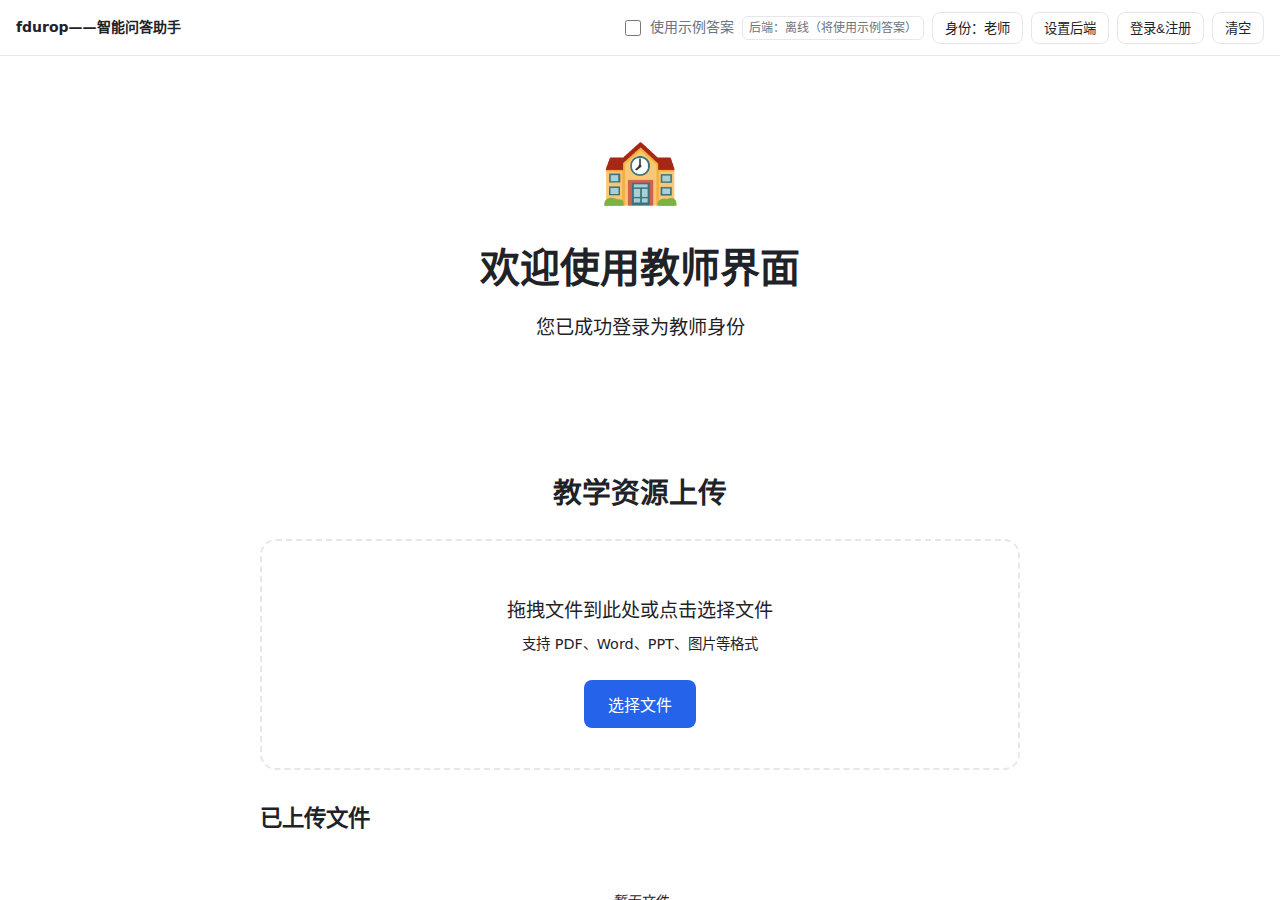
<file: cursor projecct/frontend/teacher.html>
<!doctype html>
<html lang="zh-CN">
<head>
  <meta charset="utf-8">
  <meta name="viewport" content="width=device-width, initial-scale=1">
  <title>教师界面 - fdurop智能问答助手</title>
  <link rel="stylesheet" href="./styles.css">
  <meta name="color-scheme" content="light dark">
</head>
<body>
  <div class="app">
    <!-- Header will be loaded here -->
    <div id="headerContainer"></div>
    
    <main class="app-main">
      <div class="teacher-welcome">
        <div class="welcome-icon">🏫</div>
        <h1 class="welcome-title">欢迎使用教师界面</h1>
        <p class="welcome-subtitle">您已成功登录为教师身份</p>
        
      </div>
      
      
      
      <!-- 文件上传区域 -->
      <div class="file-upload-section" id="uploadSection" hidden>
        <h2 class="upload-title">教学资源上传</h2>
        <div class="upload-area" id="uploadArea">
          <div class="upload-icon"></div>
          <p class="upload-text">拖拽文件到此处或点击选择文件</p>
          <p class="upload-hint">支持 PDF、Word、PPT、图片等格式</p>
          <input type="file" id="fileInput" multiple accept=".pdf,.doc,.docx,.ppt,.pptx,.jpg,.jpeg,.png,.gif,.txt" hidden>
          <button class="upload-btn" onclick="document.getElementById('fileInput').click()">选择文件</button>
        </div>
        
        <!-- 文件列表 -->
        <div class="file-list" id="fileList">
          <h3 class="file-list-title">已上传文件</h3>
          <div class="file-items" id="fileItems">
            <div class="no-files">暂无文件</div>
          </div>
        </div>
        
        <!-- 上传进度 -->
        <div class="upload-progress" id="uploadProgress" hidden>
          <div class="progress-bar">
            <div class="progress-fill" id="progressFill"></div>
          </div>
          <div class="progress-text" id="progressText">上传中... 0%</div>
        </div>
        
        <!-- 状态消息 -->
        <div class="status-message" id="statusMessage" hidden></div>
      </div>
    </main>
  </div>

  <!-- 先加载header组件 -->
  <script src="./components/header-loader.js"></script>
  <script>
    // 等待header加载完成后再初始化教师界面
    async function initializeTeacherApp() {
      try {
        // 加载header
        await window.headerLoader.load();
        
        // 等待header完全加载
        await window.headerLoader.waitForLoad();
        
        // 设置教师角色
        window.headerLoader.setRoleText('teacher');
        
        // 初始化教师界面逻辑
        initializeTeacherInterface();
        
      } catch (error) {
        console.error('初始化教师界面失败:', error);
        // 即使失败也要初始化界面
        initializeTeacherInterface();
      }
    }
    
    // 初始化教师界面
    function initializeTeacherInterface() {
      // 确保当前角色是教师
      if (localStorage.getItem('qa_user_role') !== 'teacher') {
        localStorage.setItem('qa_user_role', 'teacher');
      }
      
      // 初始化header按钮功能
      initializeHeaderButtons();
      
      // 初始化其他功能...
      initializeFileUpload();
    }
    
    // 初始化header按钮功能
    function initializeHeaderButtons() {
      // 获取header中的按钮元素
      const mockToggle = window.headerLoader.getElement('mockToggle');
      const roleBtn = window.headerLoader.getElement('roleBtn');
      const configBtn = window.headerLoader.getElement('configBtn');
      const loginBtn = window.headerLoader.getElement('loginBtn');
      const clearBtn = window.headerLoader.getElement('clearBtn');
      const backendStatus = window.headerLoader.getElement('backendStatus');
      
      // 设置后端状态
      if (backendStatus) {
        backendStatus.textContent = '后端：检查中…';
      }
      
      // Mock切换功能
      if (mockToggle) {
        // 恢复mock状态
        try {
          const mock = localStorage.getItem('qa_mock_mode');
          mockToggle.checked = mock === '1';
        } catch (e) {}
        
        mockToggle.addEventListener('change', () => {
          localStorage.setItem('qa_mock_mode', mockToggle.checked ? '1' : '0');
        });
      }
      
      // 角色切换功能
      if (roleBtn) {
        roleBtn.addEventListener('click', () => {
          const currentRole = localStorage.getItem('qa_user_role');
          const nextRole = currentRole === 'student' ? 'teacher' : 'student';
          localStorage.setItem('qa_user_role', nextRole);
          
          // 根据新角色跳转页面
          if (nextRole === 'student') {
            window.location.href = './index.html';
          } else {
            window.location.href = './teacher.html';
          }
        });
      }
      
      // 设置后端功能
      if (configBtn) {
        configBtn.addEventListener('click', async () => {
          try {
            const current = localStorage.getItem('qa_api_endpoint') || 'http://127.0.0.1:8000/api/ask';
            const next = prompt('请输入后端 /api/ask 地址：', current);
            if (!next) return;
            localStorage.setItem('qa_api_endpoint', next);
            alert('已保存。');
          } catch (e) {}
        });
      }
      
      // 登录功能
      if (loginBtn) {
        loginBtn.addEventListener('click', () => {
          // 在教师界面，直接显示登录成功
          alert('教师身份已自动登录');
        });
      }
      
      // 清空对话功能
      if (clearBtn) {
        clearBtn.addEventListener('click', () => {
          if (confirm('确定要清空当前对话吗？')) {
            // 在教师界面，这个功能可能不需要，但保持一致性
            alert('教师界面无需清空对话');
          }
        });
      }
      
      // 删除了返回学生界面按钮的代码
    }
    
    // 初始化文件上传功能
    function initializeFileUpload() {
      // 上传区域元素
      const uploadSection = document.getElementById('uploadSection');
      // 文件上传相关元素
      const uploadArea = document.getElementById('uploadArea');
      const fileInput = document.getElementById('fileInput');
      const fileItems = document.getElementById('fileItems');
      const uploadProgress = document.getElementById('uploadProgress');
      const progressFill = document.getElementById('progressFill');
      const progressText = document.getElementById('progressText');
      const statusMessage = document.getElementById('statusMessage');
      
      // 后端API地址
      const API_BASE = 'http://127.0.0.1:8000';
      
      // 检查后端连接，仅更新头部状态展示，使之与 student 一致
      async function checkBackendConnection() {
        try {
          const response = await fetch(`${API_BASE}/health`, {
            method: 'GET',
            mode: 'cors'
          });
          
          if (response.ok) {
            // 更新header中的后端状态
            const headerBackendStatus = window.headerLoader.getElement('backendStatus');
            if (headerBackendStatus) {
              headerBackendStatus.textContent = '后端：在线';
              headerBackendStatus.title = API_BASE;
            }
            uploadSection.hidden = false;
            loadFileList();
          } else {
            throw new Error(`HTTP ${response.status}`);
          }
          
        } catch (error) {
          console.error('后端连接失败:', error);
          // 更新header中的后端状态
          const headerBackendStatus = window.headerLoader.getElement('backendStatus');
          if (headerBackendStatus) {
            headerBackendStatus.textContent = '后端：离线（将使用示例答案）';
            headerBackendStatus.title = '请启动后端或设置可用的 /api/ask 地址';
          }
          // 仍允许显示上传区域，由用户自行尝试
          uploadSection.hidden = false;
        }
      }
      // 页面加载时检查一次
      checkBackendConnection();
      
      // 拖拽上传
      uploadArea.addEventListener('dragover', (e) => {
        e.preventDefault();
        uploadArea.classList.add('drag-over');
      });
      
      uploadArea.addEventListener('dragleave', () => {
        uploadArea.classList.remove('drag-over');
      });
      
      uploadArea.addEventListener('drop', (e) => {
        e.preventDefault();
        uploadArea.classList.remove('drag-over');
        const files = e.dataTransfer.files;
        handleFiles(files);
      });
      
      // 点击选择文件
      fileInput.addEventListener('change', (e) => {
        const files = e.target.files;
        handleFiles(files);
      });
      
      // 处理文件
      function handleFiles(files) {
        Array.from(files).forEach(file => {
          uploadFile(file);
        });
      }
      
      // 上传文件到后端
      async function uploadFile(file) {
        try {
          // 显示上传进度
          uploadProgress.hidden = false;
          progressFill.style.width = '0%';
          progressText.textContent = '准备上传...';
          
          // 创建FormData
          const formData = new FormData();
          formData.append('file', file);
          
          // 添加认证信息
          const token = localStorage.getItem('qa_auth_token');
          const role = localStorage.getItem('qa_user_role');
          
          // 发送上传请求
          const response = await fetch(`${API_BASE}/api/upload`, {
            method: 'POST',
            mode: 'cors',
            headers: {
              'Authorization': token ? `Bearer ${token}` : '',
              'X-User-Role': role || 'teacher'
            },
            body: formData
          });
          
          if (!response.ok) {
            const errorText = await response.text();
            throw new Error(`HTTP ${response.status}: ${errorText}`);
          }
          
          const result = await response.json();
          
          if (result.success) {
            // 上传成功
            progressFill.style.width = '100%';
            progressText.textContent = '上传完成！';
            
            // 显示成功消息
            showStatus('文件上传成功！', 'success');
            
            // 重新加载文件列表
            setTimeout(() => {
              loadFileList();
              uploadProgress.hidden = true;
            }, 1000);
            
          } else {
            throw new Error(result.error || '上传失败');
          }
          
        } catch (error) {
          console.error('上传失败:', error);
          progressText.textContent = '上传失败';
          showStatus(`上传失败: ${error.message}`, 'error');
          
          setTimeout(() => {
            uploadProgress.hidden = true;
          }, 2000);
        }
      }
      
      // 加载文件列表
      async function loadFileList() {
        try {
          const token = localStorage.getItem('qa_auth_token');
          const role = localStorage.getItem('qa_user_role');
          
          const response = await fetch(`${API_BASE}/api/files`, {
            method: 'GET',
            mode: 'cors',
            headers: {
              'Authorization': token ? `Bearer ${token}` : '',
              'X-User-Role': role || 'teacher'
            }
          });
          
          if (!response.ok) {
            throw new Error(`HTTP ${response.status}`);
          }
          
          const result = await response.json();
          
          if (result.success) {
            renderFileList(result.files);
          } else {
            throw new Error(result.error || '获取文件列表失败');
          }
          
        } catch (error) {
          console.error('获取文件列表失败:', error);
          showStatus(`获取文件列表失败: ${error.message}`, 'error');
        }
      }
      
      // 渲染文件列表
      function renderFileList(files) {
        fileItems.innerHTML = '';
        
        if (files.length === 0) {
          const noFiles = document.createElement('div');
          noFiles.className = 'no-files';
          noFiles.textContent = '暂无文件';
          fileItems.appendChild(noFiles);
        }
        
        files.forEach(file => {
          const fileItem = document.createElement('div');
          fileItem.className = 'file-item';
          fileItem.innerHTML = `
            <div class="file-info">
              <span class="file-icon">${getFileIcon(file.filename)}</span>
              <div class="file-details">
                <div class="file-name">${file.filename}</div>
                <div class="file-size">${formatFileSize(file.size)}</div>
              </div>
            </div>
            <div class="file-actions">
              <button class="file-action-btn" onclick="deleteFile('${file.filename}')" title="删除文件">🗑️</button>
            </div>
          `;
          fileItems.appendChild(fileItem);
        });
      }
      
      // 删除文件
      window.deleteFile = async function(filename) {
        if (!confirm(`确定要删除文件 "${filename}" 吗？`)) {
          return;
        }
        
        try {
          const token = localStorage.getItem('qa_auth_token');
          const role = localStorage.getItem('qa_user_role');
          
          const response = await fetch(`${API_BASE}/api/files/${encodeURIComponent(filename)}`, {
            method: 'DELETE',
            mode: 'cors',
            headers: {
              'Authorization': token ? `Bearer ${token}` : '',
              'X-User-Role': role || 'teacher'
            }
          });
          
          if (!response.ok) {
            throw new Error(`HTTP ${response.status}`);
          }
          
          const result = await response.json();
          
          if (result.success) {
            showStatus('文件删除成功！', 'success');
            loadFileList(); // 重新加载文件列表
          } else {
            throw new Error(result.error || '删除失败');
          }
          
        } catch (error) {
          console.error('删除文件失败:', error);
          showStatus(`删除文件失败: ${error.message}`, 'error');
        }
      }
      
      // 获取文件图标
      function getFileIcon(filename) {
        const ext = filename.split('.').pop().toLowerCase();
        const iconMap = {
          'pdf': '',
          'doc': '📝',
          'docx': '',
          'ppt': '📊',
          'pptx': '',
          'jpg': '️',
          'jpeg': '🖼️',
          'png': '🖼️',
          'gif': '🖼️',
          'txt': '📄'
        };
        return iconMap[ext] || '📁';
      }
      
      // 格式化文件大小
      function formatFileSize(bytes) {
        if (bytes === 0) return '0 B';
        const k = 1024;
        const sizes = ['B', 'KB', 'MB', 'GB'];
        const i = Math.floor(Math.log(bytes) / Math.log(k));
        return parseFloat((bytes / Math.pow(k, i)).toFixed(2)) + ' ' + sizes[i];
      }
      
      // 显示状态消息
      function showStatus(message, type = 'info') {
        statusMessage.textContent = message;
        statusMessage.className = `status-message ${type}`;
        statusMessage.hidden = false;
        
        setTimeout(() => {
          statusMessage.hidden = true;
        }, 3000);
      }
    }
    
    // 页面加载完成后初始化
    window.addEventListener('load', initializeTeacherApp);
  </script>
</body>
</html>
</file>
<file: cursor projecct/frontend/styles.css>
:root {
  --bg: #ffffff;
  --fg: #1f2328;
  --muted: #6b7280;
  --border: #e5e7eb;
  --primary: #2563eb;
  --primary-fg: #ffffff;
  --msg-user: #e0f2fe;
  --msg-assistant: #f3f4f6;
}

@media (prefers-color-scheme: dark) {
  :root {
    --bg: #0b0f14;
    --fg: #e5e7eb;
    --muted: #9ca3af;
    --border: #1f2937;
    --primary: #3b82f6;
    --primary-fg: #0b0f14;
    --msg-user: #0b2a4a;
    --msg-assistant: #0f172a;
  }
}

* { box-sizing: border-box; }
html, body { height: 100%; }
body {
  margin: 0;
  background: var(--bg);
  color: var(--fg);
  font: 14px/1.5 system-ui, -apple-system, Segoe UI, Roboto, Helvetica, Arial, "Microsoft YaHei", "Noto Sans CJK", "PingFang SC", "Hiragino Sans GB", sans-serif;
}

.app {
  height: 100vh;
  display: flex;
  flex-direction: column;
}

.app-header {
  height: 56px;
  display: flex;
  align-items: center;
  justify-content: space-between;
  padding: 0 16px;
  border-bottom: 1px solid var(--border);
}

.title { font-weight: 600; }

.actions { display: flex; align-items: center; gap: 8px; }
.toggle { display: inline-flex; align-items: center; gap: 6px; color: var(--muted); cursor: pointer; }
.toggle input { width: 16px; height: 16px; }
.status-badge { font-size: 12px; color: var(--muted); border: 1px solid var(--border); padding: 2px 6px; border-radius: 6px; }

.secondary-btn, .primary-btn {
  height: 32px;
  padding: 0 12px;
  border-radius: 8px;
  border: 1px solid var(--border);
  background: transparent;
  color: var(--fg);
  cursor: pointer;
}
.primary-btn {
  background: var(--primary);
  color: var(--primary-fg);
  border-color: var(--primary);
}
.secondary-btn:disabled, .primary-btn:disabled { opacity: 0.6; cursor: not-allowed; }

.app-main { flex: 1; overflow: auto; padding: 16px; }
.messages { max-width: 900px; margin: 0 auto; display: flex; flex-direction: column; gap: 10px; }

.message { display: flex; gap: 10px; }
.message .avatar {
  width: 28px; height: 28px; border-radius: 50%; flex: 0 0 28px;
  display: flex; align-items: center; justify-content: center;
  font-size: 14px; background: var(--border); color: var(--muted);
}
.message .bubble {
  max-width: 80%;
  padding: 10px 12px;
  border: 1px solid var(--border);
  border-radius: 12px;
  white-space: pre-wrap;
  word-break: break-word;
}
.message.user { justify-content: flex-end; }
.message.user .bubble { background: var(--msg-user); }
.message.user .avatar { order: 2; }
.message.assistant .bubble { background: var(--msg-assistant); }

.composer {
  display: flex;
  gap: 8px;
  padding: 12px;
  border-top: 1px solid var(--border);
}
.composer textarea {
  flex: 1;
  min-height: 40px;
  max-height: 160px;
  padding: 10px 12px;
  border-radius: 10px;
  border: 1px solid var(--border);
  resize: none;
  background: transparent;
  color: var(--fg);
}

.hint { color: var(--muted); font-size: 12px; text-align: center; margin-top: 8px; }

/* Modal */
.modal-overlay {
  position: fixed; inset: 0; background: rgba(0,0,0,0.4);
  display: flex; align-items: center; justify-content: center;
  padding: 20px;
}
.modal-overlay[hidden] { display: none !important; }
/* 通用隐藏（防止某些层叠覆盖 hidden 行为） */
[hidden] { display: none !important; }
.modal {
  width: 100%; max-width: 420px; background: var(--bg); color: var(--fg);
  border: 1px solid var(--border); border-radius: 12px; box-shadow: 0 8px 30px rgba(0,0,0,0.2);
}
.modal-header { display: flex; align-items: center; justify-content: space-between; padding: 12px 16px; border-bottom: 1px solid var(--border); }
.modal-title { font-weight: 600; }
.modal-body { padding: 16px; display: flex; flex-direction: column; gap: 12px; }
.modal-footer { display: flex; gap: 8px; justify-content: flex-end; margin-top: 8px; }
.form-group { display: flex; flex-direction: column; gap: 6px; }
.form-group input {
  height: 36px; padding: 0 10px; border: 1px solid var(--border); border-radius: 8px;
  background: transparent; color: var(--fg);
}
.form-group select {
  height: 36px; padding: 0 10px; border: 1px solid var(--border); border-radius: 8px;
  background: transparent; color: var(--fg);
}
.form-error { color: #dc2626; font-size: 12px; }

/* 教师界面样式 */
.teacher-welcome {
  display: flex;
  flex-direction: column;
  align-items: center;
  justify-content: center;
  min-height: 40vh;
  text-align: center;
  padding: 40px 20px;
}

.welcome-icon {
  font-size: 4rem;
  margin-bottom: 20px;
  animation: bounce 2s infinite;
}

.welcome-title {
  font-size: 2.5rem;
  font-weight: 700;
  margin: 0 0 16px 0;
  color: var(--fg);
}

.welcome-subtitle {
  font-size: 1.2rem;
  color: var(--fg-secondary);
  margin: 0 0 40px 0;
}

.welcome-features {
  display: flex;
  flex-direction: column;
  gap: 20px;
  max-width: 400px;
}

.feature-item {
  display: flex;
  align-items: center;
  gap: 12px;
  padding: 16px 20px;
  background: var(--bg-secondary);
  border: 1px solid var(--border);
  border-radius: 12px;
  transition: all 0.2s ease;
}

.feature-item:hover {
  transform: translateY(-2px);
  box-shadow: 0 4px 12px rgba(0, 0, 0, 0.1);
}

.feature-icon {
  font-size: 1.5rem;
}

.feature-text {
  font-size: 1rem;
  font-weight: 500;
  color: var(--fg);
}

/* 后端状态提示样式 */
.backend-status {
  margin: 40px 20px;
  padding: 24px;
  background: var(--bg-secondary);
  border: 1px solid var(--border);
  border-radius: 16px;
  display: flex;
  align-items: flex-start;
  gap: 16px;
  max-width: 800px;
  margin-left: auto;
  margin-right: auto;
}

.status-icon {
  font-size: 2rem;
  flex-shrink: 0;
}

.status-content {
  flex: 1;
}

.status-content h3 {
  margin: 0 0 12px 0;
  font-size: 1.3rem;
  color: var(--fg);
}

.status-content p {
  margin: 0 0 16px 0;
  color: var(--fg-secondary);
  line-height: 1.5;
}

.status-actions {
  display: flex;
  gap: 12px;
  flex-wrap: wrap;
}

.status-actions button {
  padding: 8px 16px;
  border-radius: 6px;
  font-size: 0.9rem;
  cursor: pointer;
  transition: all 0.2s ease;
}

.status-actions button:disabled {
  opacity: 0.6;
  cursor: not-allowed;
}

/* 状态消息样式 */
.status-message {
  margin-top: 16px;
  padding: 12px 16px;
  border-radius: 8px;
  text-align: center;
  font-weight: 500;
  transition: all 0.3s ease;
}

.status-message.success {
  background: #dcfce7;
  color: #166534;
  border: 1px solid #bbf7d0;
}

.status-message.error {
  background: #fef2f2;
  color: #dc2626;
  border: 1px solid #fecaca;
}

.status-message.info {
  background: #dbeafe;
  color: #1e40af;
  border: 1px solid #bfdbfe;
}

/* 文件上传区域样式 */
.file-upload-section {
  margin-top: 40px;
  padding: 0 20px;
  max-width: 800px;
  margin-left: auto;
  margin-right: auto;
}

.upload-title {
  font-size: 1.8rem;
  font-weight: 600;
  text-align: center;
  margin: 0 0 24px 0;
  color: var(--fg);
}

.upload-area {
  border: 2px dashed var(--border);
  border-radius: 16px;
  padding: 40px 20px;
  text-align: center;
  background: var(--bg-secondary);
  transition: all 0.3s ease;
  cursor: pointer;
}

.upload-area:hover,
.upload-area.drag-over {
  border-color: var(--primary);
  background: var(--bg);
  transform: translateY(-2px);
}

.upload-icon {
  font-size: 3rem;
  margin-bottom: 16px;
}

.upload-text {
  font-size: 1.2rem;
  font-weight: 500;
  margin: 0 0 8px 0;
  color: var(--fg);
}

.upload-hint {
  font-size: 0.9rem;
  color: var(--fg-secondary);
  margin: 0 0 24px 0;
}

.upload-btn {
  background: var(--primary);
  color: white;
  border: none;
  padding: 12px 24px;
  border-radius: 8px;
  font-size: 1rem;
  font-weight: 500;
  cursor: pointer;
  transition: all 0.2s ease;
}

.upload-btn:hover {
  background: var(--primary-hover);
  transform: translateY(-1px);
}

/* 文件列表样式 */
.file-list {
  margin-top: 32px;
}

.file-list-title {
  font-size: 1.4rem;
  font-weight: 600;
  margin: 0 0 16px 0;
  color: var(--fg);
}

.file-items {
  display: flex;
  flex-direction: column;
  gap: 12px;
}

.file-item {
  display: flex;
  align-items: center;
  justify-content: space-between;
  padding: 16px 20px;
  background: var(--bg-secondary);
  border: 1px solid var(--border);
  border-radius: 12px;
  transition: all 0.2s ease;
}

.file-item:hover {
  background: var(--bg);
  border-color: var(--primary);
}

.file-info {
  display: flex;
  align-items: center;
  gap: 12px;
}

.file-icon {
  font-size: 1.5rem;
}

.file-details {
  display: flex;
  flex-direction: column;
  gap: 4px;
}

.file-name {
  font-weight: 500;
  color: var(--fg);
  word-break: break-all;
}

.file-size {
  font-size: 0.8rem;
  color: var(--fg-secondary);
}

.file-actions {
  display: flex;
  gap: 8px;
}

.file-action-btn {
  background: none;
  border: none;
  font-size: 1.2rem;
  cursor: pointer;
  padding: 4px;
  border-radius: 4px;
  transition: all 0.2s ease;
}

.file-action-btn:hover {
  background: var(--bg);
  transform: scale(1.1);
}

.no-files {
  text-align: center;
  padding: 40px 20px;
  color: var(--fg-secondary);
  font-style: italic;
}

/* 上传进度样式 */
.upload-progress {
  margin-top: 24px;
  padding: 20px;
  background: var(--bg-secondary);
  border-radius: 12px;
  border: 1px solid var(--border);
}

.progress-bar {
  width: 100%;
  height: 8px;
  background: var(--border);
  border-radius: 4px;
  overflow: hidden;
  margin-bottom: 12px;
}

.progress-fill {
  height: 100%;
  background: var(--primary);
  width: 0%;
  transition: width 0.3s ease;
}

.progress-text {
  text-align: center;
  font-size: 0.9rem;
  color: var(--fg);
  font-weight: 500;
}

@keyframes bounce {
  0%, 20%, 50%, 80%, 100% {
    transform: translateY(0);
  }
  40% {
    transform: translateY(-10px);
  }
  60% {
    transform: translateY(-5px);
  }
}

/* 响应式设计 */
@media (max-width: 768px) {
  .welcome-title {
    font-size: 2rem;
  }
  
  .welcome-subtitle {
    font-size: 1rem;
  }
  
  .welcome-features {
    gap: 16px;
  }
  
  .feature-item {
    padding: 14px 16px;
  }
  
  .upload-area {
    padding: 30px 16px;
  }
  
  .upload-title {
    font-size: 1.5rem;
  }
  
  .file-item {
    padding: 14px 16px;
  }
}
</file>
